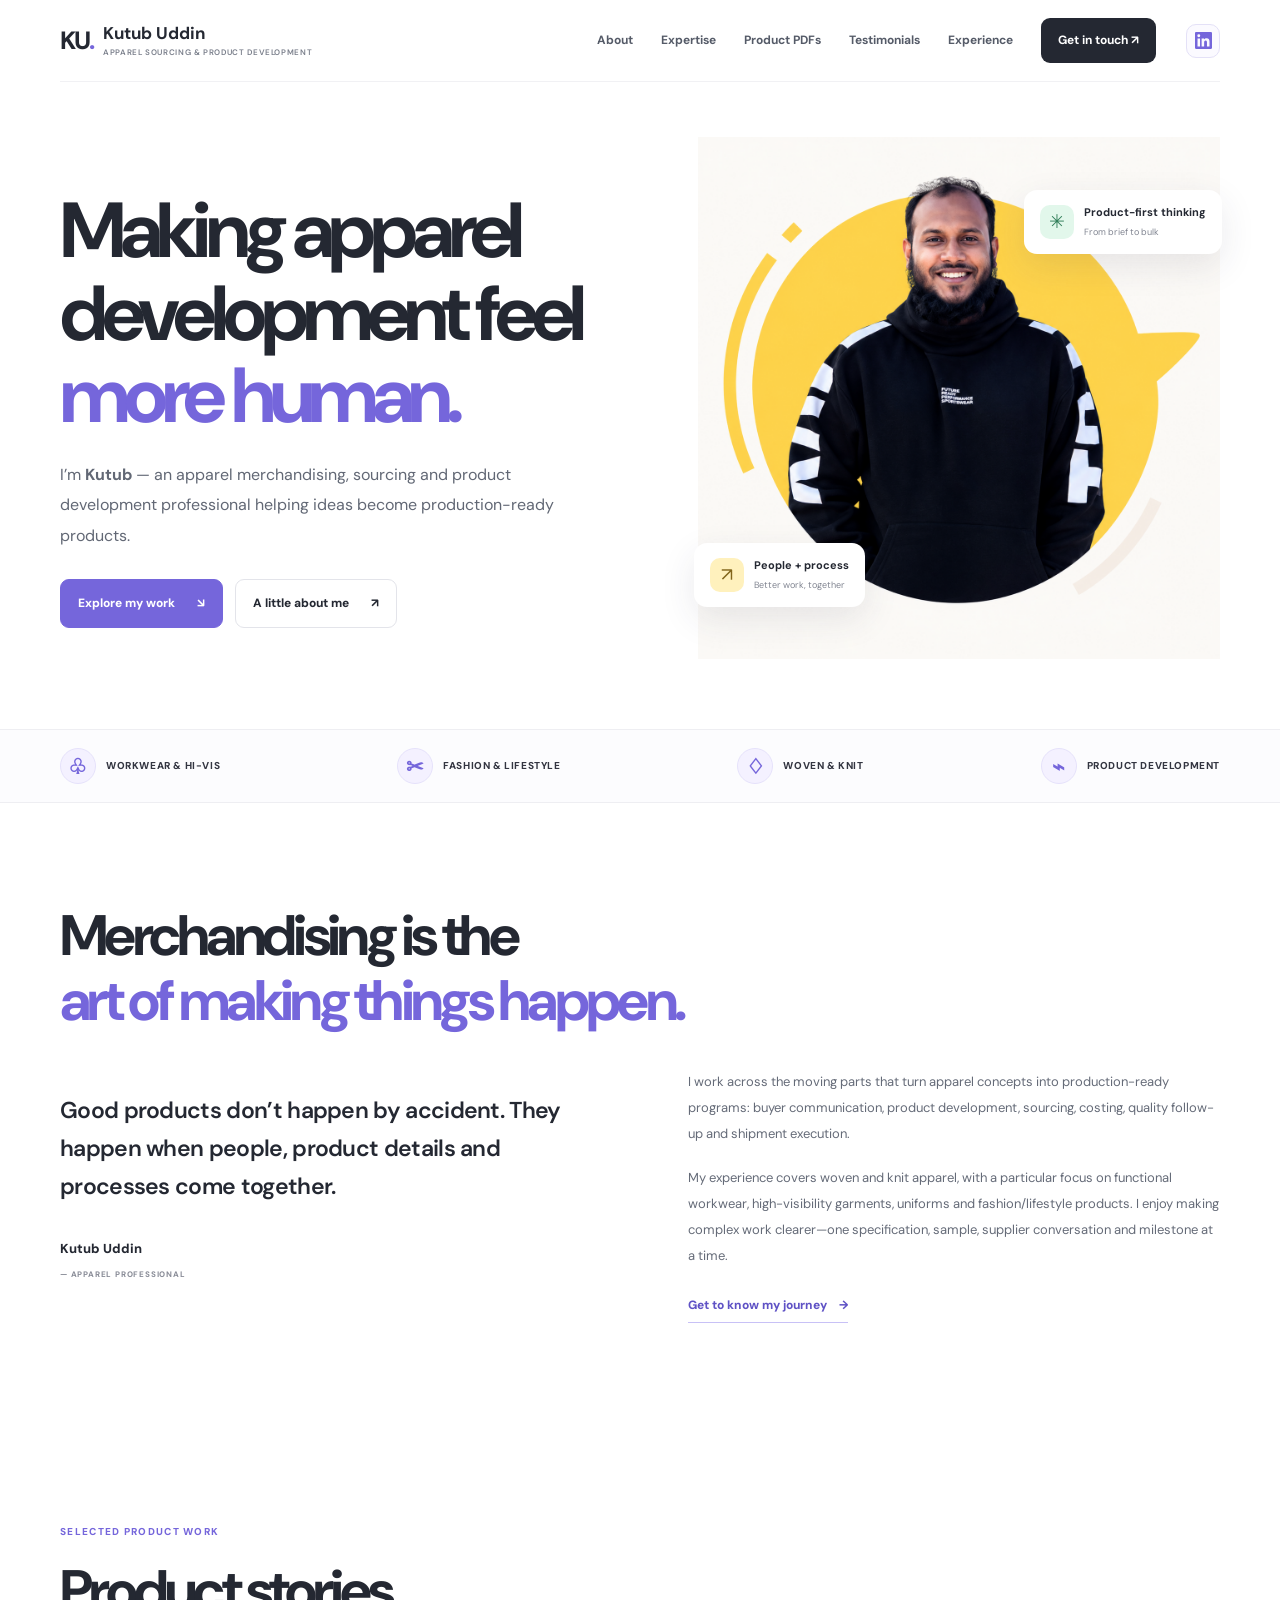
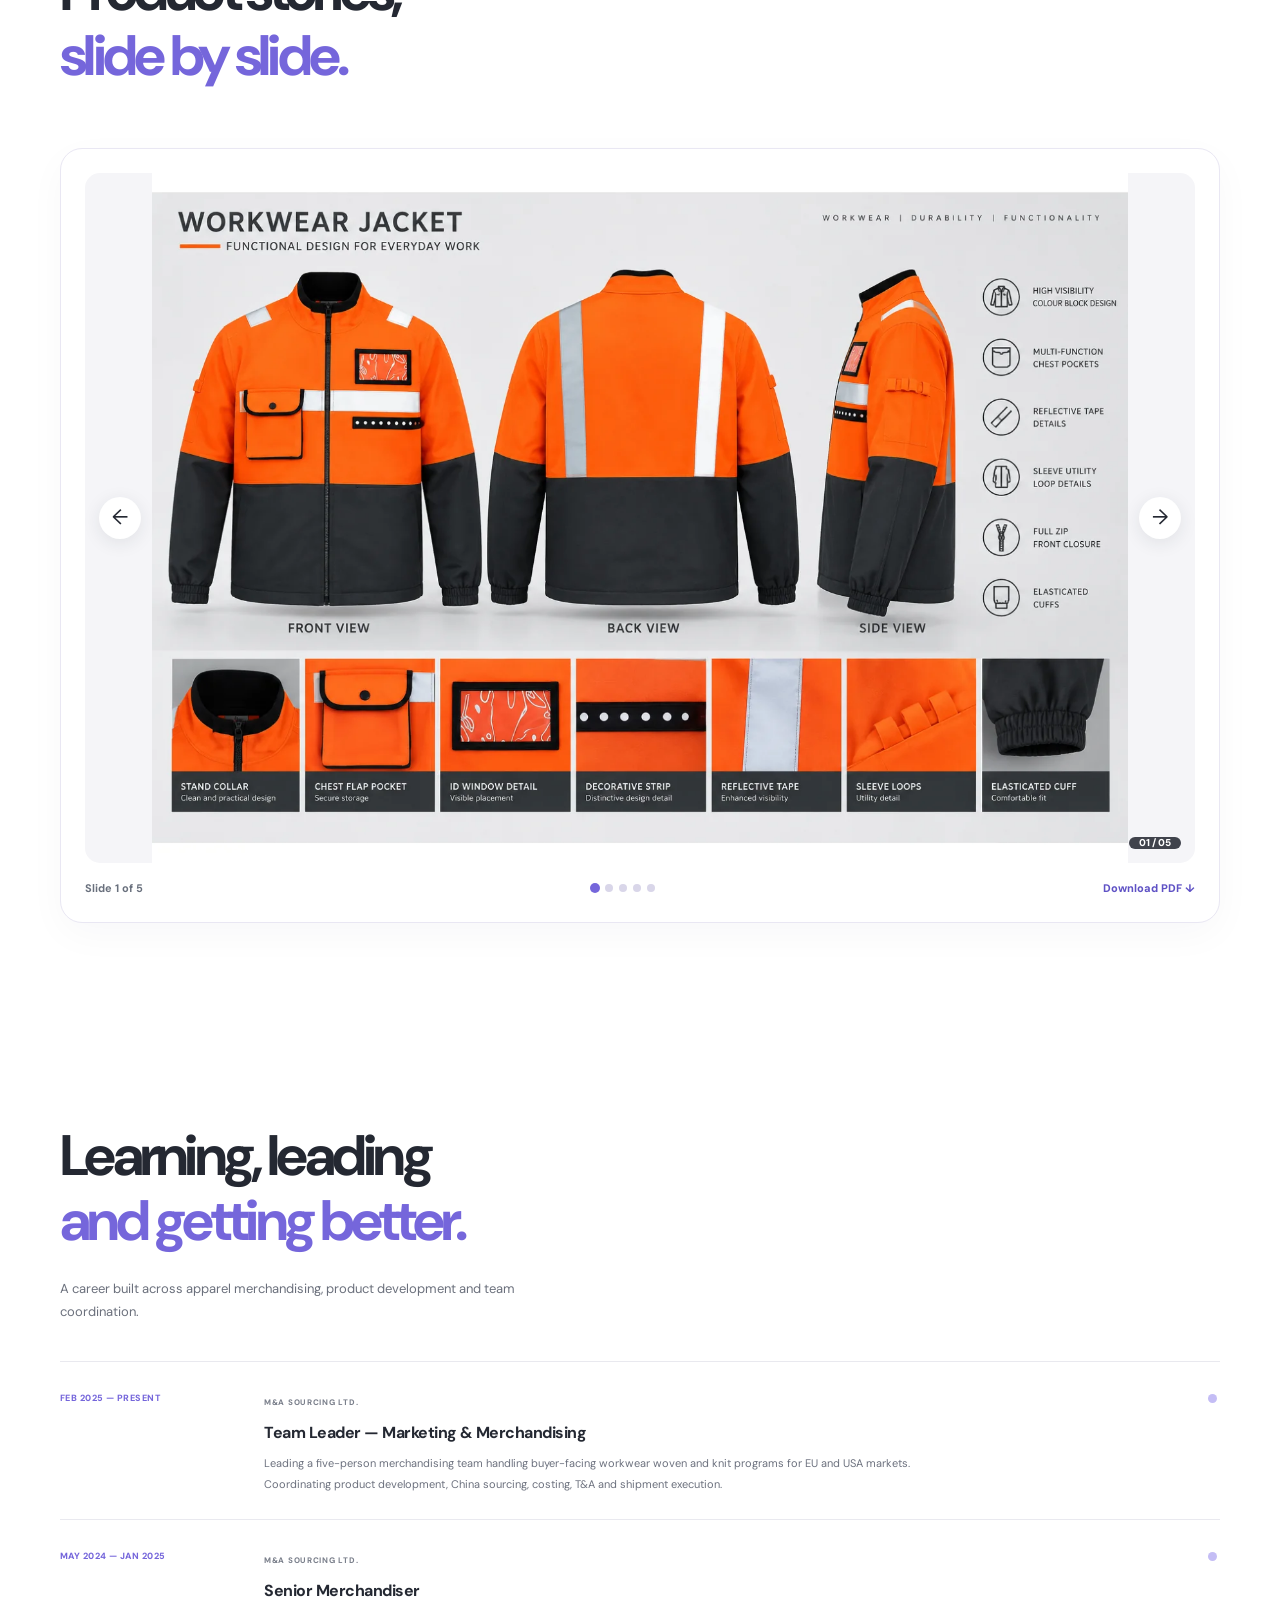
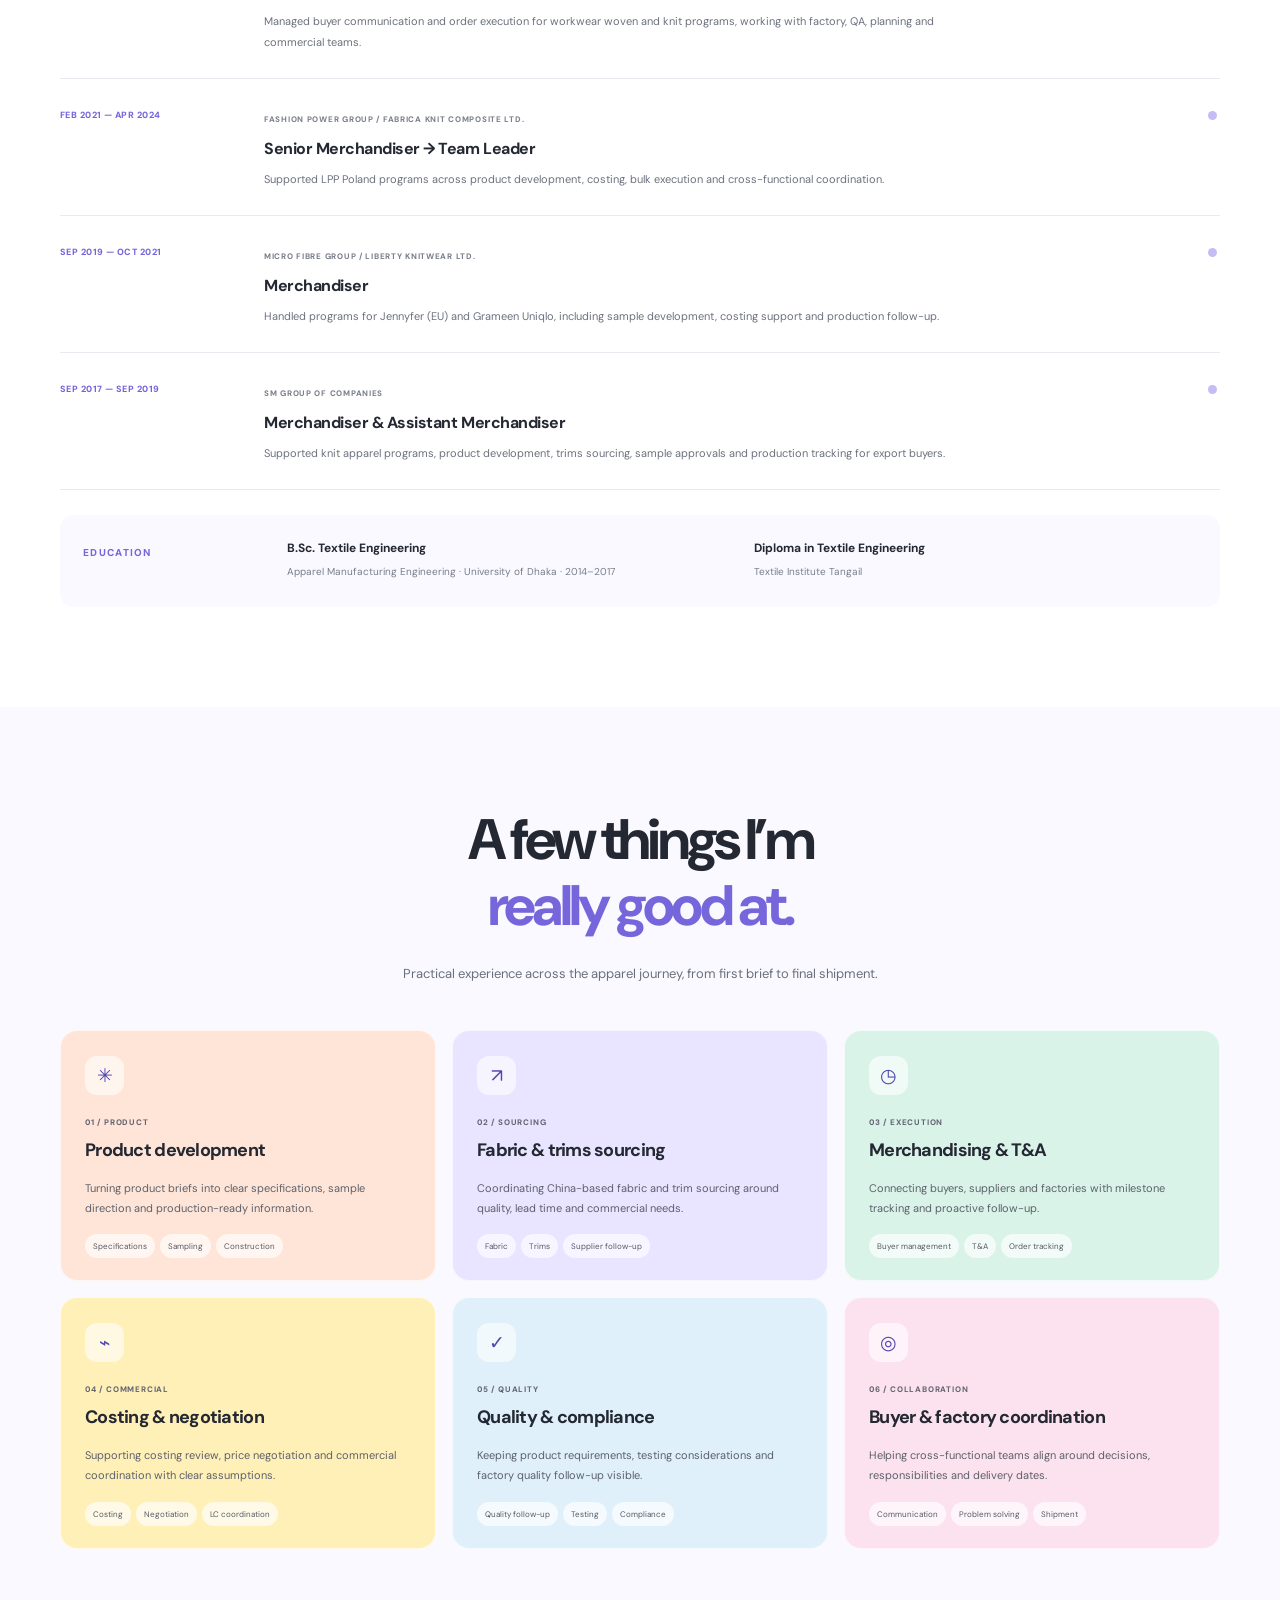
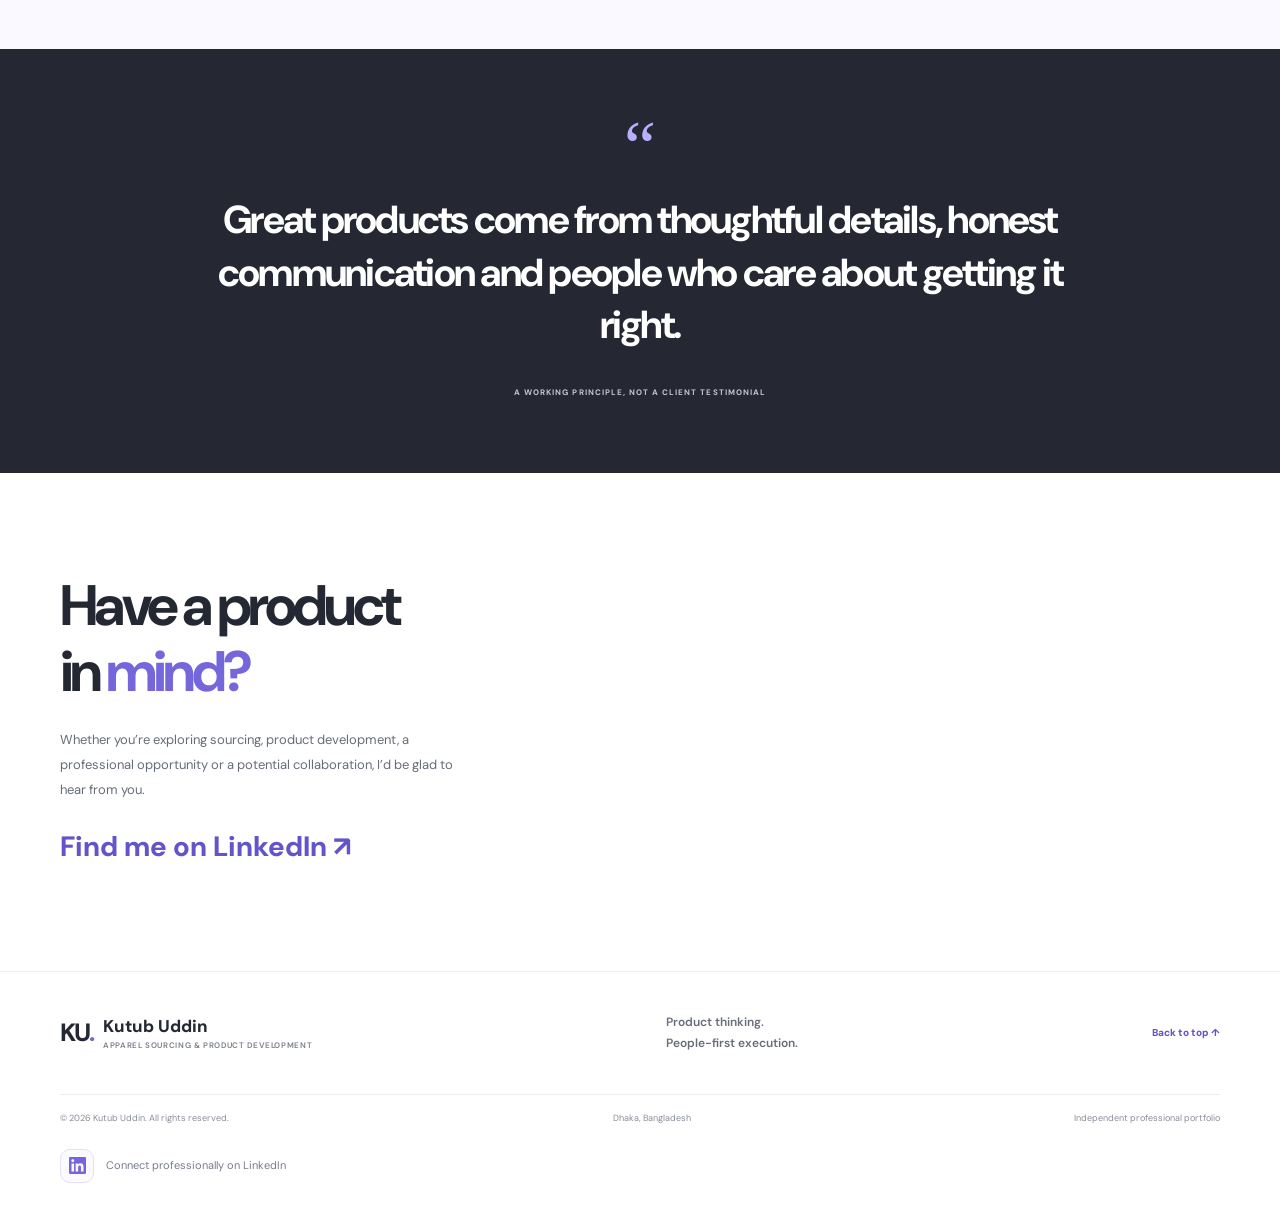
<file: index.html>
<!doctype html>
<html lang="en">
    <head>
        <meta charset="utf-8">
        <meta name="viewport" content="width=device-width,initial-scale=1">
        <title>Kutub Uddin | Apparel Sourcing & Product Development</title>
        <meta name="description" content="Kutub Uddin is an apparel merchandising, sourcing and product development professional focused on workwear, uniforms, woven and knit apparel.">
        <meta name="theme-color" content="#ffffff">
        <meta property="og:title" content="Kutub Uddin | Apparel Sourcing & Product Development">
        <meta property="og:description" content="Product development, sourcing and merchandising—from concept to shipment.">
        <link rel="icon" href="assets/favicon.svg">
        <link rel="preconnect" href="https://fonts.googleapis.com">
        <link href="https://fonts.googleapis.com/css2?family=DM+Sans:wght@400;500;600;700;800&family=Manrope:wght@400;500;600;700;800&display=swap" rel="stylesheet">
        <link rel="stylesheet" href="styles.css">
    </head>
    <body>
        <a class="skip" href="#main">Skip to content</a>
        <header class="header">
            <a class="brand" href="#home"><span class="mark">KU<span>.</span></span><span class="brandname"><b>Kutub Uddin</b><small>APPAREL SOURCING &amp; PRODUCT DEVELOPMENT</small></span></a>
            <button class="menu" id="menu" aria-expanded="false" aria-controls="nav">☰ Menu</button>
            <nav id="nav">
                <a href="#about">About</a>
                <a href="#expertise">Expertise</a>
                <a href="#presentations">Product PDFs</a>
                <a href="#testimonials">Testimonials</a>
                <a href="#journey">Experience</a>
                <a class="navbutton" href="#contact">Get in touch &#8599;</a>
                <a class="linkedin-icon" href="https://www.linkedin.com/in/muhammad-kutub" target="_blank" rel="noopener noreferrer" aria-label="Kutub Uddin on LinkedIn" title="LinkedIn"><svg viewBox="0 0 24 24" aria-hidden="true">
                        <path d="M20.45 20.45h-3.56v-5.57c0-1.33-.02-3.04-1.85-3.04-1.85 0-2.13 1.45-2.13 2.94v5.67H9.35V9h3.42v1.56h.05c.48-.9 1.64-1.85 3.38-1.85 3.61 0 4.28 2.38 4.28 5.48v6.26ZM5.34 7.43a2.06 2.06 0 1 1 0-4.12 2.06 2.06 0 0 1 0 4.12ZM7.12 20.45H3.56V9h3.56v11.45ZM22.22 0H1.77C.79 0 0 .77 0 1.73v20.54C0 23.23.79 24 1.77 24h20.45c.98 0 1.78-.77 1.78-1.73V1.73C24 .77 23.2 0 22.22 0Z"/>
                    </svg></a>
            </nav>
        </header>
        <main id="main">
            <section class="hero container" id="home">
                <div class="hero-copy">
                    <h1>Making apparel<br>development feel<br><em>more human.</em></h1>
                    <p class="intro">I&rsquo;m <b>Kutub </b>&#8212; an apparel merchandising, sourcing and product development professional helping ideas become production-ready products.</p>
                    <div class="buttons">
                        <a class="button primary" href="#work">Explore my work <span>↘</span></a>
                        <a class="button plain" href="#about">A little about me <span>↗</span></a>
                    </div>
                </div>
                <div class="hero-visual">
                    <div class="blob blob-a"></div>
                    <div class="blob blob-b"></div>
                    <div class="photo-frame">
                        <img src="assets/images/kutub-profile.png" alt="Kutub Uddin, apparel sourcing and merchandising professional">
                    </div>
                    <div class="floating-note note-top">
                        <span class="note-icon">✳</span>
                        <div>
                            <b>Product-first thinking</b>
                            <small>From brief to bulk</small>
                        </div>
                    </div>
                    <div class="floating-note note-bottom">
                        <span class="note-icon yellow">↗</span>
                        <div>
                            <b>People + process</b>
                            <small>Better work, together</small>
                        </div>
                    </div>
                    <div class="scribble">LET’S MAKE<br>GOOD THINGS.
                    </div>
                </div>
            </section>
            <div class="trustbar apparel-strip" aria-label="Apparel expertise">
                <div class="container trustitems">
                    <span class="apparel-item"><span class="apparel-icon" aria-hidden="true">♧</span><span style="font-size: -1px;">Workwear &amp; Hi-Vis</span></span>
                    <span class="apparel-item"><span class="apparel-icon" aria-hidden="true">✂</span><span>Fashion & Lifestyle</span></span>
                    <span class="apparel-item"><span class="apparel-icon" aria-hidden="true">♢</span><span>Woven & Knit</span></span>
                    <span class="apparel-item"><span class="apparel-icon" aria-hidden="true">⌁</span><span>Product Development</span></span>
                </div>
            </div>
            <section class="section container about" id="about">
                <div class="section-head">
                    <h2>Merchandising is the<br><em>art of making things happen.</em></h2>
                </div>
                <div class="about-grid">
                    <div class="about-lead">
                        <p class="large">Good products don’t happen by accident. They happen when people, product details and processes come together.</p>
                        <div class="signature">Kutub Uddin <span>— APPAREL PROFESSIONAL</span>
                        </div>
                    </div>
                    <div class="about-text">
                        <p>I work across the moving parts that turn apparel concepts into production-ready programs: buyer communication, product development, sourcing, costing, quality follow-up and shipment execution.</p>
                        <p>My experience covers woven and knit apparel, with a particular focus on functional workwear, high-visibility garments, uniforms and fashion/lifestyle products. I enjoy making complex work clearer—one specification, sample, supplier conversation and milestone at a time.</p>
                        <a class="underlink" href="#journey">Get to know my journey <span>→</span></a>
                    </div>
                </div>
            </section>
            <section class="section presentation-section" id="presentations">
                <div class="container">
                    <div class="section-head work-head">
                        <div>
                            <span class="eyebrow">SELECTED PRODUCT WORK</span>
                            <h2>Product stories,<br><em>slide by slide.</em></h2>
                        </div>
                    </div>
                    <div class="presentation-grid">
                        <article class="presentation-card" data-deck="workwear">
                            <div class="slide-viewer" aria-label="Workwear collection slideshow">
                                <div class="deck-slide active" data-slide="0" aria-hidden="false">
                                    <img src="assets/images/product-slides/workwear-01.webp" alt="Workwear collection — slide 1" loading="lazy">
                                    <span class="slide-counter">01 / 05</span>
                                </div>
                                <div class="deck-slide" data-slide="1" aria-hidden="true">
                                    <img src="assets/images/product-slides/workwear-02.webp" alt="Workwear collection — slide 2" loading="lazy">
                                    <span class="slide-counter">02 / 05</span>
                                </div>
                                <div class="deck-slide" data-slide="2" aria-hidden="true">
                                    <img src="assets/images/product-slides/workwear-03.webp" alt="Workwear collection — slide 3" loading="lazy">
                                    <span class="slide-counter">03 / 05</span>
                                </div>
                                <div class="deck-slide" data-slide="3" aria-hidden="true">
                                    <img src="assets/images/product-slides/workwear-04.webp" alt="Workwear collection — slide 4" loading="lazy">
                                    <span class="slide-counter">04 / 05</span>
                                </div>
                                <div class="deck-slide" data-slide="4" aria-hidden="true">
                                    <img src="assets/images/product-slides/workwear-05.webp" alt="Workwear collection — slide 5" loading="lazy">
                                    <span class="slide-counter">05 / 05</span>
                                </div>
                                <button class="slide-arrow prev" type="button" data-direction="-1" aria-label="Previous slide">←</button>
                                <button class="slide-arrow next" type="button" data-direction="1" aria-label="Next slide">→</button>
                            </div>
                            <div class="slide-controls">
                                <span class="slide-status" aria-live="polite">Slide 1 of 5</span>
                                <div class="slide-dots">
                                    <button type="button" class="slide-dot active" data-go="0" aria-label="Go to slide 1" aria-pressed="true"></button>
                                    <button type="button" class="slide-dot" data-go="1" aria-label="Go to slide 2" aria-pressed="false"></button>
                                    <button type="button" class="slide-dot" data-go="2" aria-label="Go to slide 3" aria-pressed="false"></button>
                                    <button type="button" class="slide-dot" data-go="3" aria-label="Go to slide 4" aria-pressed="false"></button>
                                    <button type="button" class="slide-dot" data-go="4" aria-label="Go to slide 5" aria-pressed="false"></button>
                                </div>
                                <a class="text-link" href="assets/documents/workwear-product-presentation.pdf" download>Download PDF ↓</a>
                            </div>
                        </article>
                    </div>
                </div>
            </section>
            <section class="section container journey" id="journey">
                <div class="section-head">
                    <h2>Learning, leading<br><em>and getting better.</em></h2>
                    <p>A career built across apparel merchandising, product development and team coordination.</p>
                </div>
                <div class="timeline">
                    <article>
                        <time>FEB 2025 — PRESENT</time>
                        <div>
                            <span class="company">M&A SOURCING LTD.</span>
                            <h3>Team Leader — Marketing & Merchandising</h3>
                            <p>Leading a five-person merchandising team handling buyer-facing workwear woven and knit programs for EU and USA markets. Coordinating product development, China sourcing, costing, T&A and shipment execution.</p>
                        </div>
                        <span class="timeline-dot"></span>
                    </article>
                    <article>
                        <time>MAY 2024 — JAN 2025</time>
                        <div>
                            <span class="company">M&A SOURCING LTD.</span>
                            <h3>Senior Merchandiser</h3>
                            <p>Managed buyer communication and order execution for workwear woven and knit programs, working with factory, QA, planning and commercial teams.</p>
                        </div>
                        <span class="timeline-dot"></span>
                    </article>
                    <article>
                        <time>FEB 2021 — APR 2024</time>
                        <div>
                            <span class="company">FASHION POWER GROUP / FABRICA KNIT COMPOSITE LTD.</span>
                            <h3>Senior Merchandiser → Team Leader</h3>
                            <p>Supported LPP Poland programs across product development, costing, bulk execution and cross-functional coordination.</p>
                        </div>
                        <span class="timeline-dot"></span>
                    </article>
                    <article>
                        <time>SEP 2019 — OCT 2021</time>
                        <div>
                            <span class="company">MICRO FIBRE GROUP / LIBERTY KNITWEAR LTD.</span>
                            <h3>Merchandiser</h3>
                            <p>Handled programs for Jennyfer (EU) and Grameen Uniqlo, including sample development, costing support and production follow-up.</p>
                        </div>
                        <span class="timeline-dot"></span>
                    </article>
                    <article>
                        <time>SEP 2017 — SEP 2019</time>
                        <div>
                            <span class="company">SM GROUP OF COMPANIES</span>
                            <h3>Merchandiser & Assistant Merchandiser</h3>
                            <p>Supported knit apparel programs, product development, trims sourcing, sample approvals and production tracking for export buyers.</p>
                        </div>
                        <span class="timeline-dot"></span>
                    </article>
                </div>
                <div class="education">
                    <span class="eyebrow">EDUCATION</span>
                    <div>
                        <h3>B.Sc. Textile Engineering</h3>
                        <p>Apparel Manufacturing Engineering · University of Dhaka · 2014–2017</p>
                    </div>
                    <div>
                        <h3>Diploma in Textile Engineering</h3>
                        <p>Textile Institute Tangail</p>
                    </div>
                </div>
            </section>
            <section class="section soft" id="expertise">
                <div class="container">
                    <div class="section-head center">
                        <h2>A few things I’m<br><em>really good at.</em></h2>
                        <p>Practical experience across the apparel journey, from first brief to final shipment.</p>
                    </div>
                    <div class="skill-grid">
                        <article class="skill-card peach">
                            <span class="card-icon">✳</span>
                            <small>01 / PRODUCT</small>
                            <h3>Product development</h3>
                            <p>Turning product briefs into clear specifications, sample direction and production-ready information.</p>
                            <div class="tags">
                                <span>Specifications</span>
                                <span>Sampling</span>
                                <span>Construction</span>
                            </div>
                        </article>
                        <article class="skill-card lavender">
                            <span class="card-icon">↗</span>
                            <small>02 / SOURCING</small>
                            <h3>Fabric & trims sourcing</h3>
                            <p>Coordinating China-based fabric and trim sourcing around quality, lead time and commercial needs.</p>
                            <div class="tags">
                                <span>Fabric</span>
                                <span>Trims</span>
                                <span>Supplier follow-up</span>
                            </div>
                        </article>
                        <article class="skill-card mint">
                            <span class="card-icon">◷</span>
                            <small>03 / EXECUTION</small>
                            <h3>Merchandising & T&A</h3>
                            <p>Connecting buyers, suppliers and factories with milestone tracking and proactive follow-up.</p>
                            <div class="tags">
                                <span>Buyer management</span>
                                <span>T&A</span>
                                <span>Order tracking</span>
                            </div>
                        </article>
                        <article class="skill-card butter">
                            <span class="card-icon">⌁</span>
                            <small>04 / COMMERCIAL</small>
                            <h3>Costing & negotiation</h3>
                            <p>Supporting costing review, price negotiation and commercial coordination with clear assumptions.</p>
                            <div class="tags">
                                <span>Costing</span>
                                <span>Negotiation</span>
                                <span>LC coordination</span>
                            </div>
                        </article>
                        <article class="skill-card blue">
                            <span class="card-icon">✓</span>
                            <small>05 / QUALITY</small>
                            <h3>Quality & compliance</h3>
                            <p>Keeping product requirements, testing considerations and factory quality follow-up visible.</p>
                            <div class="tags">
                                <span>Quality follow-up</span>
                                <span>Testing</span>
                                <span>Compliance</span>
                            </div>
                        </article>
                        <article class="skill-card pink">
                            <span class="card-icon">◎</span>
                            <small>06 / COLLABORATION</small>
                            <h3>Buyer & factory coordination</h3>
                            <p>Helping cross-functional teams align around decisions, responsibilities and delivery dates.</p>
                            <div class="tags">
                                <span>Communication</span>
                                <span>Problem solving</span>
                                <span>Shipment</span>
                            </div>
                        </article>
                    </div>
                </div>
            </section>
            <section class="quote-section">
                <div class="container quote-inner">
                    <span class="quote-mark">“</span>
                    <blockquote>Great products come from thoughtful details, honest communication and people who care about getting it right.</blockquote>
                    <span class="quote-by">A WORKING PRINCIPLE, NOT A CLIENT TESTIMONIAL</span>
                </div>
            </section>
            <section class="section container contact" id="contact">
                <div class="contact-copy">
                    <h2>Have a product<br>in <em>mind?</em></h2>
                    <p>Whether you’re exploring sourcing, product development, a professional opportunity or a potential collaboration, I’d be glad to hear from you.</p>
                    
                    <a class="contact-email" href="https://www.linkedin.com/in/muhammad-kutub" target="_blank" rel="noopener noreferrer">Find me on LinkedIn ↗</a>
                </div>

            </section>
        </main>
        <footer>
            <div class="container footer-top">
                <a class="brand" href="#home"><span class="mark">KU<span>.</span></span><span class="brandname">Kutub Uddin<small>APPAREL SOURCING & PRODUCT DEVELOPMENT</small></span></a>
                <p>Product thinking.<br>People-first execution.</p>
                <a class="backtop" href="#home">Back to top ↑</a>
            </div>
            <div class="container footer-bottom">
                <span>© 2026 Kutub Uddin. All rights reserved.</span>
                <span>Dhaka, Bangladesh</span>
                <span>Independent professional portfolio</span>
            </div>
            <div class="container footer-social">
                <a class="linkedin-icon" href="https://www.linkedin.com/in/muhammad-kutub" target="_blank" rel="noopener noreferrer" aria-label="Kutub Uddin on LinkedIn" title="LinkedIn"><svg viewBox="0 0 24 24" aria-hidden="true">
                        <path d="M20.45 20.45h-3.56v-5.57c0-1.33-.02-3.04-1.85-3.04-1.85 0-2.13 1.45-2.13 2.94v5.67H9.35V9h3.42v1.56h.05c.48-.9 1.64-1.85 3.38-1.85 3.61 0 4.28 2.38 4.28 5.48v6.26ZM5.34 7.43a2.06 2.06 0 1 1 0-4.12 2.06 2.06 0 0 1 0 4.12ZM7.12 20.45H3.56V9h3.56v11.45ZM22.22 0H1.77C.79 0 0 .77 0 1.73v20.54C0 23.23.79 24 1.77 24h20.45c.98 0 1.78-.77 1.78-1.73V1.73C24 .77 23.2 0 22.22 0Z"/>
                    </svg></a>
                <span>Connect professionally on LinkedIn</span>
            </div>
        </footer>
        <dialog id="projectdialog">
            <button id="closeDialog" aria-label="Close project details">×</button>
            <span class="eyebrow">PORTFOLIO / VISUAL STUDY</span>
            <h2 id="dialogTitle"></h2>
            <p id="dialogDesc"></p>
            <p class="fineprint">Illustrative portfolio category—not a claim of client approval, certification or production results.</p>
        </dialog>
        <script src="script.js"></script>
    </body>
</html>
</file>
<file: styles.css>
* {
    box-sizing: border-box;
}

html {
    scroll-behavior: smooth;
    scroll-padding-top: 90px;
}

body {
    margin: 0;
    color: #242832;
    background: #fff;
    font: 15px/1.75 "DM Sans",Arial,sans-serif;
}

:root {
    --ink: #242832;
    --muted: #69707d;
    --purple: #7566db;
    --pink: #f6dce6;
    --mint: #d9f3e8;
    --yellow: #fff0b8;
    --lav: #e9e4ff;
    --peach: #ffe5d7;
    --line: #e9e9ef;
    --container: min(1160px,calc(100% - 48px));
}

a {
    color: inherit;
    text-decoration: none;
}

button,
input,
select,
textarea {
    font: inherit;
}

button {
    cursor: pointer;
}

.container {
    width: var(--container);
    margin: auto;
}

.skip {
    position: fixed;
    top: 8px;
    left: 8px;
    z-index: 1000;
    transform: translateY(-150%);
    background: #222;
    color: #fff;
    padding: 10px;
}

.skip:focus {
    transform: none;
}

:focus-visible {
    outline: 3px solid #7566db;
    outline-offset: 4px;
}

.header {
    height: 82px;
    display: flex;
    align-items: center;
    justify-content: space-between;
    width: var(--container);
    margin: auto;
    border-bottom: 1px solid #f1f1f4;
}

.brand {
    display: flex;
    align-items: center;
    gap: 10px;
}

.mark {
    font-size: 25px;
    letter-spacing: -2px;
    font-weight: 800;
}

.mark span {
    color: var(--purple);
}

.brandname {
    font-size: 17px;
    font-weight: 800;
    line-height: 1.2;
}

.brandname small {
    display: block;
    font-size: 8px;
    color: #7a7f8b;
    letter-spacing: .08em;
    margin-top: 5px;
    font-weight: 600;
}

nav {
    display: flex;
    align-items: center;
    gap: 28px;
}

nav a {
    font-size: 12px;
    font-weight: 700;
    color: #555b68;
}

nav a:hover {
    color: var(--purple);
}

.navbutton {
    background: #242832;
    color: white;
    padding: 12px 17px;
    border-radius: 9px;
}

.navbutton:hover {
    background: var(--purple);
    color: white;
}

.menu {
    display: none;
    background: none;
    border: 0;
    font-size: 12px;
    font-weight: 700;
}

.hero {
    min-height: 600px;
    display: grid;
    grid-template-columns: 1fr .88fr;
    align-items: center;
    gap: 45px;
    padding-top: 55px;
    padding-bottom: 70px;
}

.pill {
    display: inline-flex;
    align-items: center;
    gap: 8px;
    border: 1px solid #e8e5f7;
    border-radius: 99px;
    padding: 7px 12px;
    font-size: 9px;
    letter-spacing: .07em;
    font-weight: 800;
    color: #55516f;
    background: #fbfaff;
}

.pill i {
    width: 7px;
    height: 7px;
    background: #53b98b;
    border-radius: 50%;
}

.hero h1 {
    font-size: clamp(46px,6.3vw,78px);
    line-height: 1.06;
    letter-spacing: -.075em;
    margin: 22px 0;
}

.hero h1 em,
h2 em {
    font-style: normal;
    color: var(--purple);
}

.intro {
    font-size: 16px;
    color: #626875;
    max-width: 500px;
    line-height: 1.9;
}

.buttons {
    display: flex;
    gap: 12px;
    align-items: center;
    flex-wrap: wrap;
    margin-top: 28px;
}

.button {
    display: inline-flex;
    align-items: center;
    justify-content: center;
    gap: 22px;
    padding: 13px 17px;
    border-radius: 9px;
    font-size: 12px;
    font-weight: 800;
    border: 1px solid #e3e4ea;
    transition: transform .2s,box-shadow .2s;
}

.button:hover {
    transform: translateY(-2px);
    box-shadow: 0 8px 22px #292d3a12;
}

.primary {
    background: #7566db;
    color: white;
    border-color: #7566db;
}

.plain {
    background: #fff;
}

.hero-note {
    display: flex;
    gap: 22px;
    flex-wrap: wrap;
    margin-top: 43px;
    color: #7c8290;
    font-size: 9px;
    letter-spacing: .07em;
    font-weight: 800;
}

.hero-visual {
    height: auto;
    min-height: 450px;
    position: relative;
    display: grid;
    place-items: center;
}

.photo-frame {
    position: relative;
    z-index: 2;
    width: 100%;
    height: auto;
    padding: 0;
    border-radius: 0;
    background: transparent;
    box-shadow: none;
    transform: none;
    line-height: 0;
}

.photo-frame img {
    display: block;
    width: 100%;
    height: auto;
    object-fit: contain;
    object-position: center;
    border-radius: 0;
}

.blob {
    display: none;
    position: absolute;
    border-radius: 45% 55% 58% 42%/48% 44% 56% 52%;
}

.blob-a {
    background: #f7dfe8;
    width: 82%;
    height: 80%;
    transform: rotate(-9deg);
}

.blob-b {
    background: #e3e0ff;
    width: 72%;
    height: 75%;
    transform: rotate(16deg);
    opacity: .9;
}

.floating-note {
    display: none;
    position: absolute;
    z-index: 3;
    display: flex;
    align-items: center;
    gap: 10px;
    padding: 13px 16px;
    background: #fff;
    border-radius: 13px;
    box-shadow: 0 12px 35px #34334a1a;
}

.note-top {
    top: 53px;
    right: -2px;
}

.note-bottom {
    bottom: 52px;
    left: -4px;
}

.note-icon {
    width: 34px;
    height: 34px;
    display: grid;
    place-items: center;
    background: #e2f7eb;
    border-radius: 10px;
    font-size: 19px;
    color: #327f5a;
}

.note-icon.yellow {
    background: #fff1bd;
    color: #82651b;
}

.floating-note b {
    font-size: 11px;
    display: block;
}

.floating-note small {
    font-size: 9px;
    color: #818591;
    display: block;
    margin-top: 3px;
}

.scribble {
    display: none;
    position: absolute;
    right: -4px;
    bottom: 12px;
    color: #7566db;
    font-size: 10px;
    line-height: 1.4;
    font-weight: 800;
    letter-spacing: .09em;
    transform: rotate(-7deg);
}

.trustbar {
    border-block: 1px solid #eeeef2;
    background: #fcfcfe;
}

.trustitems {
    min-height: 72px;
    display: flex;
    align-items: center;
    justify-content: space-between;
    gap: 18px;
    color: #777d89;
    font-size: 9px;
    letter-spacing: .09em;
    font-weight: 800;
}

.trustitems b {
    color: #a49ae8;
    font-size: 17px;
}

.section {
    padding-top: 100px;
    padding-bottom: 100px;
}

.section-head {
    margin-bottom: 35px;
}

.eyebrow {
    display: block;
    font-size: 10px;
    font-weight: 800;
    letter-spacing: .13em;
    color: #7566db;
    margin-bottom: 17px;
}

.section h2,
.feature h2,
.contact h2 {
    font-size: clamp(36px,4.8vw,57px);
    line-height: 1.15;
    letter-spacing: -.065em;
    margin: 0 0 24px;
}

.about-grid {
    display: grid;
    grid-template-columns: 1fr 1fr;
    gap: 95px;
}

.large {
    font-size: 23px;
    line-height: 1.65;
    letter-spacing: -.03em;
    font-weight: 600;
}

.signature {
    margin-top: 32px;
    font-weight: 800;
    font-size: 13px;
}

.signature span {
    display: block;
    font-size: 8px;
    letter-spacing: .1em;
    color: #8a8d98;
    margin-top: 6px;
}

.about-text p {
    color: #656b78;
    font-size: 13px;
    line-height: 2;
    margin: 0 0 18px;
}

.underlink {
    display: inline-flex;
    gap: 12px;
    margin-top: 8px;
    font-size: 12px;
    font-weight: 800;
    border-bottom: 1px solid #c8c1f6;
    padding-bottom: 6px;
    color: #5f52c5;
}

.soft {
    background: #faf9ff;
}

.center {
    text-align: center;
}

.center>p {
    font-size: 13px;
    color: var(--muted);
    margin: 0 auto;
    max-width: 500px;
}

.skill-grid {
    display: grid;
    grid-template-columns: repeat(3,1fr);
    gap: 16px;
    margin-top: 45px;
}

.skill-card {
    border-radius: 17px;
    padding: 25px 24px 22px;
    min-height: 250px;
    border: 1px solid #ffffffaa;
    transition: transform .2s;
}

.skill-card:hover {
    transform: translateY(-4px);
}

.peach {
    background: var(--peach);
}

.lavender {
    background: var(--lav);
}

.mint {
    background: var(--mint);
}

.butter {
    background: var(--yellow);
}

.blue {
    background: #dff0fb;
}

.pink {
    background: #fbe2ee;
}

.card-icon {
    width: 39px;
    height: 39px;
    display: grid;
    place-items: center;
    background: #ffffff9c;
    border-radius: 12px;
    font-size: 19px;
    color: #5045ad;
}

.skill-card>small {
    display: block;
    font-size: 8px;
    letter-spacing: .1em;
    color: #646572;
    font-weight: 800;
    margin-top: 20px;
}

.skill-card h3 {
    font-size: 18px;
    letter-spacing: -.04em;
    margin: 6px 0;
}

.skill-card p {
    font-size: 11px;
    line-height: 1.85;
    color: #5d606b;
}

.tags {
    display: flex;
    flex-wrap: wrap;
    gap: 5px;
    margin-top: 16px;
}

.tags span {
    font-size: 8px;
    padding: 5px 8px;
    background: #ffffffa8;
    border-radius: 99px;
    color: #555a66;
}

.work-head {
    display: flex;
    align-items: end;
    justify-content: space-between;
    gap: 40px;
}

.work-head p {
    max-width: 350px;
    color: #6b707c;
    font-size: 12px;
    line-height: 1.9;
    margin-bottom: 28px;
}

.filters {
    display: flex;
    gap: 8px;
    flex-wrap: wrap;
    margin: 28px 0;
}

.filter {
    border: 1px solid #e4e4ed;
    background: white;
    border-radius: 99px;
    padding: 9px 15px;
    font-size: 10px;
    font-weight: 700;
    color: #646977;
}

.filter.active,
.filter:hover {
    background: #242832;
    color: white;
    border-color: #242832;
}

.work-grid {
    display: grid;
    grid-template-columns: 1fr 1fr;
    gap: 28px;
}

.work-card {
    cursor: pointer;
    outline: none;
}

.work-card[hidden] {
    display: none;
}

.work-art {
    height: 330px;
    position: relative;
    overflow: hidden;
    border-radius: 17px;
    display: flex;
    align-items: center;
    justify-content: center;
}

.work-card:first-child .work-art {
    height: 370px;
}

.art-label {
    position: absolute;
    top: 18px;
    left: 20px;
    z-index: 2;
    font-size: 8px;
    font-weight: 800;
    letter-spacing: .12em;
    color: #555b66;
}

.art-word {
    position: absolute;
    bottom: 20px;
    left: 22px;
    z-index: 2;
    font-size: clamp(17px,2.5vw,29px);
    font-weight: 800;
    letter-spacing: -.06em;
    line-height: 1.03;
    color: #30323c;
}

.art-jacket {
    background: #f9e0d4;
}

.jacket-shape {
    width: 180px;
    height: 220px;
    background: linear-gradient(90deg,#e6782d,#ffad58 45%,#e8792b);
    clip-path: polygon(27% 0,43% 5%,57% 5%,73% 0,100% 18%,84% 45%,74% 36%,78% 100%,22% 100%,26% 36%,16% 45%,0 18%);
    filter: drop-shadow(0 18px 16px #77421e22);
    transform: rotate(5deg);
}

.jacket-shape:after {
    content: "";
    position: absolute;
    top: 0;
    bottom: 0;
    left: 49%;
    width: 4px;
    background: #d56c2b;
}

.art-trouser {
    background: #dfe0ff;
}

.trouser-shape {
    width: 185px;
    height: 245px;
    background: linear-gradient(90deg,#343947,#505565 48%,#292f3c);
    clip-path: polygon(5% 0,95% 0,89% 22%,74% 100%,53% 100%,49% 36%,42% 100%,18% 100%,10% 22%);
    transform: rotate(-3deg);
}

.art-vest {
    background: #e6f4ce;
}

.vest-shape {
    width: 200px;
    height: 230px;
    background: #d6ef4a;
    clip-path: polygon(28% 0,43% 0,50% 12%,57% 0,72% 0,100% 22%,83% 43%,74% 34%,77% 100%,23% 100%,26% 34%,17% 43%,0 22%);
    filter: drop-shadow(0 14px 15px #5b682322);
}

.vest-shape:after {
    content: "";
    position: absolute;
    top: 43%;
    height: 10%;
    left: 0;
    right: 0;
    background: #fff5d5;
}

.art-uniform {
    background: #dcecf8;
}

.shirt-shape {
    width: 195px;
    height: 225px;
    background: linear-gradient(90deg,#3a526d,#5e7897 50%,#314966);
    clip-path: polygon(26% 0,42% 5%,58% 5%,74% 0,100% 18%,86% 45%,76% 37%,80% 100%,20% 100%,24% 37%,14% 45%,0 18%);
    transform: rotate(4deg);
}

.shirt-shape:before {
    content: "";
    position: absolute;
    top: 0;
    left: 0;
    right: 0;
    height: 12%;
    background: #f2d6a6;
}

.art-details {
    background: #f7e7b6;
}

.detail-grid {
    width: 58%;
    height: 57%;
    display: grid;
    grid-template-columns: 1fr 1fr;
    gap: 9px;
    transform: rotate(-6deg);
}

.detail-grid i {
    border: 1px solid #8f8263;
    background: linear-gradient(135deg,#ffffff88,#e7d28b);
}

.art-concept {
    background: #d8f0e8;
}

.concept-orbit {
    width: 190px;
    height: 190px;
    border: 2px solid #5c9c8b;
    border-radius: 50%;
    position: relative;
}

.concept-orbit:before,
.concept-orbit:after {
    content: "";
    position: absolute;
    inset: 20px;
    border: 1px dashed #5c9c8b;
    border-radius: 50%;
    transform: scaleX(.45) rotate(40deg);
}

.concept-orbit:after {
    transform: scaleX(.45) rotate(-40deg);
}

.work-meta {
    display: flex;
    align-items: center;
    justify-content: space-between;
    padding: 14px 3px 0;
}

.work-meta h3 {
    font-size: 15px;
    margin: 0;
    letter-spacing: -.03em;
}

.work-meta p {
    font-size: 10px;
    color: #7a7f8b;
    margin: 3px 0 0;
}

.arrow {
    width: 35px;
    height: 35px;
    border: 1px solid #e7e7ef;
    border-radius: 50%;
    display: grid;
    place-items: center;
    font-size: 17px;
}

.work-card:hover .arrow {
    background: #7566db;
    color: white;
    border-color: #7566db;
}

.fineprint {
    font-size: 9px;
    color: #878b95;
    margin-top: 28px;
}

.feature {
    background: #f7f5ff;
    padding: 80px 0;
}

.feature-grid {
    display: grid;
    grid-template-columns: 1fr 1fr;
    gap: 85px;
    align-items: center;
}

.feature-art {
    height: 430px;
    border-radius: 24px;
    background: #e1ddff;
    position: relative;
    overflow: hidden;
    display: grid;
    place-items: center;
}

.feature-art:before,
.feature-art:after {
    content: "";
    position: absolute;
    border: 1px solid #9a8fe7;
    border-radius: 50%;
    width: 310px;
    height: 310px;
}

.feature-art:after {
    width: 220px;
    height: 220px;
}

.feature-art>.eyebrow {
    position: absolute;
    top: 25px;
    left: 27px;
}

.big-star {
    font-size: 160px;
    color: #7566db;
    z-index: 1;
    line-height: 1;
    animation: spin 50s linear infinite;
}

.feature-caption {
    position: absolute;
    bottom: 25px;
    left: 27px;
    font-size: 10px;
    font-weight: 800;
    letter-spacing: .08em;
    line-height: 1.5;
}

.feature-copy>p {
    font-size: 13px;
    line-height: 2;
    color: #646a77;
}

.process-list {
    margin-top: 25px;
}

.process-list>div {
    display: flex;
    gap: 16px;
    padding: 15px 0;
    border-bottom: 1px solid #e4e1f1;
}

.process-list b {
    font-size: 10px;
    color: #7566db;
    padding-top: 2px;
}

.process-list strong {
    display: block;
    font-size: 12px;
}

.process-list small {
    display: block;
    font-size: 10px;
    color: #777d89;
    margin-top: 4px;
}

.journey>.section-head>p {
    font-size: 13px;
    color: #6b707c;
    max-width: 500px;
}

.timeline {
    border-top: 1px solid var(--line);
    margin-top: 38px;
    position: relative;
}

.timeline article {
    display: grid;
    grid-template-columns: 180px 1fr 12px;
    gap: 24px;
    padding: 25px 0;
    border-bottom: 1px solid var(--line);
    align-items: start;
}

.timeline time {
    font-size: 9px;
    letter-spacing: .05em;
    font-weight: 800;
    color: #7566db;
    padding-top: 4px;
}

.company {
    font-size: 8px;
    font-weight: 800;
    letter-spacing: .09em;
    color: #7a7f8b;
}

.timeline h3 {
    font-size: 16px;
    letter-spacing: -.03em;
    margin: 5px 0;
}

.timeline p {
    font-size: 11px;
    color: #6c717e;
    line-height: 1.9;
    margin: 6px 0 0;
    max-width: 700px;
}

.timeline-dot {
    width: 9px;
    height: 9px;
    background: #c4bdf5;
    border-radius: 50%;
    margin-top: 7px;
}

.education {
    display: grid;
    grid-template-columns: 180px 1fr 1fr;
    gap: 24px;
    background: #faf9ff;
    border-radius: 14px;
    padding: 23px;
    margin-top: 25px;
}

.education .eyebrow {
    margin: 6px 0;
}

.education h3 {
    font-size: 12px;
    margin: 0;
}

.education p {
    font-size: 10px;
    color: #777d89;
    margin: 4px 0;
}

.quote-section {
    background: #252833;
    color: white;
    padding: 70px 0;
}

.quote-inner {
    max-width: 850px;
    text-align: center;
}

.quote-mark {
    font-family: Georgia,serif;
    color: #b9afff;
    font-size: 72px;
    line-height: .8;
}

.quote-inner blockquote {
    font-size: clamp(24px,4vw,39px);
    line-height: 1.35;
    letter-spacing: -.045em;
    margin: 15px 0 25px;
    font-weight: 700;
}

.quote-by {
    font-size: 8px;
    letter-spacing: .13em;
    color: #c0c2cd;
    font-weight: 800;
}

.contact {
    display: grid;
    grid-template-columns: 1fr .8fr;
    gap: 90px;
    align-items: start;
}

.contact-copy>p {
    font-size: 13px;
    color: #666c78;
    max-width: 410px;
    line-height: 1.9;
}

.contact-email {
    display: block;
    font-size: 28px;
    font-weight: 800;
    margin-top: 20px;
    color: #6354ca;
}

.contact-location {
    font-size: 10px;
    color: #858a96;
    margin-top: 25px;
}

.contact form {
    border: 1px solid #e9e8f0;
    border-radius: 16px;
    padding: 27px;
    box-shadow: 0 15px 50px #35345c0a;
}

.contact form h3 {
    font-size: 20px;
    letter-spacing: -.04em;
    margin: 0;
}

.contact form>p {
    font-size: 10px;
    color: #777d89;
}

.contact form label {
    display: block;
    font-size: 10px;
    font-weight: 800;
    margin: 14px 0 6px;
}

.contact input,
.contact select,
.contact textarea {
    width: 100%;
    border: 1px solid #e4e5ec;
    border-radius: 8px;
    padding: 11px;
    background: #fff;
    font-size: 11px;
    color: #242832;
}

.contact input:focus,
.contact select:focus,
.contact textarea:focus {
    outline: 2px solid #c5bef7;
    border-color: #7566db;
}

.contact textarea {
    resize: vertical;
}

.submit {
    width: 100%;
    margin-top: 17px;
}

.contact #status {
    font-size: 10px;
    color: #5f52c5;
}

footer {
    border-top: 1px solid #eeeef2;
}

.footer-top {
    display: flex;
    align-items: center;
    justify-content: space-between;
    padding: 28px 0;
}

.footer-top>p {
    font-size: 12px;
    font-weight: 600;
    color: #686d7a;
}

.backtop {
    font-size: 10px;
    font-weight: 800;
    color: #6254c7;
}

.footer-bottom {
    border-top: 1px solid #eeeef2;
    display: flex;
    justify-content: space-between;
    gap: 14px;
    padding: 16px 0 22px;
    font-size: 9px;
    color: #888d98;
}

dialog {
    width: min(560px,calc(100% - 30px));
    border: 0;
    border-radius: 18px;
    padding: 35px;
    color: #242832;
    box-shadow: 0 20px 100px #15152c40;
}

dialog::backdrop {
    background: #2528338a;
    backdrop-filter: blur(4px);
}

#closeDialog {
    position: absolute;
    right: 14px;
    top: 8px;
    border: 0;
    background: none;
    font-size: 28px;
}

dialog h2 {
    font-size: 30px;
    letter-spacing: -.05em;
    margin: 0 0 12px;
}

dialog p {
    font-size: 13px;
    color: #666c78;
    line-height: 1.9;
}

@keyframes spin{
    to {
        transform: rotate(360deg);
    }
}

@media (max-width:850px){
    .hero {
        gap: 20px;
    }

    .hero h1 {
        font-size: clamp(42px,6vw,60px);
    }

    .photo-frame {
        width: 72%;
        height: 330px;
    }

    .hero-visual {
        height: 410px;
    }

    .floating-note {
        padding: 10px;
    }

    .note-top {
        right: -5px;
    }

    .skill-grid {
        grid-template-columns: repeat(2,1fr);
    }

    .feature-grid {
        gap: 40px;
    }

    .feature-art {
        height: 370px;
    }

    .contact {
        gap: 40px;
    }

    .about-grid {
        gap: 45px;
    }

    .trustitems {
        font-size: 8px;
    }
}

@media (max-width:620px){
    :root {
        --container: calc(100% - 36px);
    }

    .header {
        height: 70px;
    }

    .menu {
        display: block;
    }

    nav {
        display: none;
        position: absolute;
        top: 69px;
        left: 0;
        right: 0;
        width: 100%;
        background: white;
        z-index: 20;
        padding: 12px 22px 20px;
        border-bottom: 1px solid var(--line);
        box-shadow: 0 15px 25px #1b1b250c;
        flex-direction: column;
        align-items: stretch;
        gap: 0;
    }

    nav.open {
        display: flex;
    }

    nav a {
        padding: 13px 0;
        border-bottom: 1px solid #f0f0f5;
    }

    .navbutton {
        margin-top: 10px;
        text-align: center;
    }

    .brandname {
        font-size: 12px;
    }

    .brandname small {
        font-size: 7px;
    }

    .hero {
        grid-template-columns: 1fr;
        padding-top: 42px;
        gap: 10px;
    }

    .hero h1 {
        font-size: clamp(46px,12vw,65px);
    }

    .intro {
        font-size: 14px;
    }

    .hero-visual {
        height: 400px;
        margin-top: 10px;
    }

    .photo-frame {
        height: 320px;
        width: 65%;
    }

    .note-top {
        right: 0;
        top: 42px;
    }

    .note-bottom {
        left: 0;
        bottom: 40px;
    }

    .scribble {
        right: 0;
        bottom: 5px;
    }

    .trustitems {
        padding: 18px 0;
        flex-wrap: wrap;
        justify-content: center;
        gap: 10px 14px;
    }

    .trustitems span {
        font-size: 8px;
    }

    .section {
        padding-top: 72px;
        padding-bottom: 72px;
    }

    .section h2,
    .feature h2,
    .contact h2 {
        font-size: clamp(35px,9.5vw,48px);
    }

    .about-grid,
    .feature-grid,
    .contact {
        grid-template-columns: 1fr;
        gap: 30px;
    }

    .large {
        font-size: 20px;
    }

    .skill-grid {
        grid-template-columns: 1fr;
        gap: 12px;
    }

    .skill-card {
        min-height: 0;
        padding: 23px;
    }

    .work-head {
        display: block;
    }

    .work-head p {
        margin-top: 0;
    }

    .work-grid {
        grid-template-columns: 1fr;
        gap: 22px;
    }

    .work-art,
    .work-card:first-child .work-art {
        height: 320px;
    }

    .art-word {
        font-size: 27px;
    }

    .feature {
        padding: 55px 0;
    }

    .feature-art {
        height: 330px;
    }

    .big-star {
        font-size: 130px;
    }

    .timeline article {
        grid-template-columns: 1fr 10px;
        gap: 5px 15px;
    }

    .timeline time {
        grid-column: 1/-1;
    }

    .timeline article>div {
        grid-column: 1;
    }

    .timeline-dot {
        grid-column: 2;
        grid-row: 2;
    }

    .education {
        grid-template-columns: 1fr;
        gap: 15px;
        padding: 20px;
    }

    .quote-section {
        padding: 55px 0;
    }

    .quote-inner blockquote {
        font-size: 26px;
    }

    .contact form {
        padding: 22px;
    }

    .footer-top {
        flex-wrap: wrap;
        gap: 15px;
    }

    .footer-top>p {
        order: 3;
        width: 100%;
    }

    .footer-bottom {
        flex-direction: column;
        gap: 7px;
    }

    .floating-note b {
        font-size: 10px;
    }

    .floating-note small {
        font-size: 8px;
    }
}

@media (prefers-reduced-motion:reduce){
    html {
        scroll-behavior: auto;
    }

    *,
    *::before,
    *::after {
        animation: none!important;
        transition: none!important;
    }
}

/* Requested update: interactive apparel icon strip */
.apparel-strip {
    overflow: hidden;
}

.apparel-strip .trustitems {
    display: flex;
    align-items: center;
    justify-content: space-between;
    gap: 18px;
    flex-wrap: wrap;
}

.apparel-item {
    display: flex;
    align-items: center;
    gap: 10px;
    color: #333541;
    font-size: 10px;
    font-weight: 800;
    letter-spacing: .06em;
    text-transform: uppercase;
    transition: color .25s ease, transform .25s ease;
    cursor: default;
}

.apparel-icon {
    width: 36px;
    height: 36px;
    display: grid;
    place-items: center;
    border: 1px solid #e6e2fb;
    border-radius: 50%;
    background: #f4f1ff;
    color: #7566db;
    font-size: 21px;
    transition: transform .35s ease, background .35s ease, color .35s ease, box-shadow .35s ease;
}

.apparel-item:hover,
.apparel-item:focus-within {
    color: #7566db;
    transform: translateY(-3px);
}

.apparel-item:hover .apparel-icon {
    background: #7566db;
    color: #fff;
    transform: rotate(-12deg) scale(1.12);
    box-shadow: 0 8px 20px #7566db30;
}

.about-me {
    padding-top: 88px;
    padding-bottom: 88px;
}

.about-me-grid {
    display: grid;
    grid-template-columns: 1fr 1fr;
    gap: 70px;
    align-items: center;
}

.about-me-card {
    min-height: 430px;
    border-radius: 25px;
    padding: 30px;
    background: #e1ddff;
    position: relative;
    display: flex;
    flex-direction: column;
    align-items: center;
    justify-content: center;
    overflow: hidden;
}

.about-me-card .eyebrow {
    position: absolute;
    top: 28px;
    left: 30px;
    color: #7566db;
    font-size: 10px;
    font-weight: 800;
    letter-spacing: .12em;
}

.about-me-orbit {
    width: 250px;
    height: 250px;
    border: 1px solid #a39ae9;
    border-radius: 50%;
    display: grid;
    place-items: center;
    position: relative;
}

.about-me-orbit:before {
    content: "";
    position: absolute;
    inset: 28px;
    border: 1px solid #a39ae9;
    border-radius: 50%;
}

.orbit-icon {
    font-size: 100px;
    line-height: 1;
    color: #7566db;
    transition: transform .5s ease;
}

.about-me-card:hover .orbit-icon {
    transform: rotate(-22deg) scale(1.12);
}

.orbit-dot {
    position: absolute;
    width: 12px;
    height: 12px;
    border-radius: 50%;
    background: #7566db;
}

.dot-one {
    top: 24px;
    right: 48px;
}

.dot-two {
    bottom: 39px;
    left: 20px;
}

.dot-three {
    bottom: 18px;
    right: 69px;
}

.about-me-card-foot {
    position: absolute;
    bottom: 25px;
    left: 30px;
    margin: 0;
    font-size: 10px;
    font-weight: 800;
    letter-spacing: .07em;
    line-height: 1.6;
}

.about-me-copy h2 {
    font-size: clamp(36px,4.3vw,62px);
    line-height: 1.08;
    letter-spacing: -.065em;
    margin: 0 0 24px;
}

.about-me-copy h2 em {
    color: #7566db;
    font-style: normal;
}

.about-me-copy p {
    font-size: 13px;
    line-height: 2;
    color: #646a77;
    margin: 0 0 14px;
}

.about-me-copy .underlink {
    display: inline-flex;
    margin-top: 10px;
}

@media (max-width:850px) {
    .about-me-grid {
        gap: 35px;
    }

    .about-me-card {
        min-height: 370px;
    }

    .about-me-orbit {
        width: 210px;
        height: 210px;
    }
}

@media (max-width:620px) {
    .apparel-strip .trustitems {
        justify-content: flex-start;
        gap: 14px;
    }

    .apparel-item {
        width: calc(50% - 7px);
        font-size: 8px;
    }

    .apparel-icon {
        width: 32px;
        height: 32px;
        font-size: 18px;
        flex-shrink: 0;
    }

    .about-me {
        padding-top: 65px;
        padding-bottom: 65px;
    }

    .about-me-grid {
        grid-template-columns: 1fr;
        gap: 28px;
    }

    .about-me-card {
        min-height: 320px;
    }

    .about-me-orbit {
        width: 190px;
        height: 190px;
    }

    .orbit-icon {
        font-size: 80px;
    }
}

@media (prefers-reduced-motion:reduce) {
    .apparel-item,
    .apparel-icon,
    .orbit-icon {
        transition: none!important;
    }
}

/* LinkedIn icon */
.linkedin-icon {
    display: inline-grid;
    place-items: center;
    width: 34px;
    height: 34px;
    flex: 0 0 34px;
    border: 1px solid #e4e1f7;
    border-radius: 10px;
    color: #7566db;
    background: #fbfaff;
    transition: background .2s,color .2s,transform .2s;
}

.linkedin-icon svg {
    width: 17px;
    height: 17px;
    fill: currentColor;
}

.linkedin-icon:hover {
    background: #7566db;
    color: #fff;
    transform: translateY(-2px);
}

.footer-social {
    display: flex;
    align-items: center;
    gap: 12px;
    padding: 0 0 24px;
    color: #777d89;
    font-size: 11px;
}

.header .linkedin-icon {
    margin-left: 2px;
}

/* Product PDF slideshow */
.presentation-section {
    background: #fff;
}

.presentation-grid {
    display: grid;
    grid-template-columns: 1fr;
    gap: 38px;
}

.presentation-card {
    padding: 24px;
    border: 1px solid #e9e7f3;
    border-radius: 22px;
    background: #fff;
    box-shadow: 0 12px 38px #24283208;
}

.presentation-head {
    display: flex;
    justify-content: space-between;
    align-items: center;
    gap: 20px;
    margin-bottom: 18px;
}

.presentation-head .eyebrow {
    margin-bottom: 7px;
}

.presentation-head h3 {
    font-size: 24px;
    line-height: 1.2;
    letter-spacing: -.04em;
    margin: 0 0 6px;
}

.presentation-head p {
    font-size: 12px;
    color: var(--muted);
    margin: 0;
}

.pdf-download {
    white-space: nowrap;
    flex-shrink: 0;
}

.slide-viewer {
    position: relative;
    background: #f5f5f8;
    border-radius: 15px;
    overflow: hidden;
    min-height: 220px;
    display: grid;
    place-items: center;
}

.deck-slide {
    display: none;
    width: 100%;
    position: relative;
    line-height: 0;
}

.deck-slide.active {
    display: block;
    animation: slideFade .25s ease;
}

.deck-slide img {
    display: block;
    width: 100%;
    max-height: 690px;
    object-fit: contain;
    margin: auto;
}

.slide-counter {
    position: absolute;
    right: 14px;
    bottom: 14px;
    padding: 6px 10px;
    border-radius: 99px;
    background: #242832dd;
    color: white;
    font-size: 10px;
    font-weight: 800;
}

.slide-arrow {
    position: absolute;
    top: 50%;
    transform: translateY(-50%);
    width: 42px;
    height: 42px;
    border: 1px solid #ffffffa8;
    border-radius: 50%;
    background: #fffF;
    color: #242832;
    font-size: 21px;
    box-shadow: 0 4px 18px #24283218;
    display: grid;
    place-items: center;
    z-index: 2;
}

.slide-arrow:hover {
    background: var(--purple);
    color: white;
}

.slide-arrow.prev {
    left: 14px;
}

.slide-arrow.next {
    right: 14px;
}

.slide-controls {
    display: flex;
    align-items: center;
    justify-content: space-between;
    gap: 15px;
    padding-top: 16px;
    flex-wrap: wrap;
}

.slide-status {
    font-size: 11px;
    color: var(--muted);
    font-weight: 700;
}

.slide-dots {
    display: flex;
    gap: 6px;
    align-items: center;
    flex-wrap: wrap;
}

.slide-dot {
    border: 0;
    width: 8px;
    height: 8px;
    border-radius: 50%;
    padding: 0;
    background: #d9d6e9;
}

.slide-dot.active {
    background: var(--purple);
    transform: scale(1.25);
}

.text-link {
    font-size: 11px;
    font-weight: 800;
    color: #5f52c5;
}

@keyframes slideFade{
    from {
        opacity: .55;
        transform: translateY(3px);
    }

    to {
        opacity: 1;
        transform: none;
    }
}

/* Editable buyer, testimonial and certification sections */
.section-intro {
    max-width: 690px;
    color: var(--muted);
    font-size: 13px;
    line-height: 1.9;
    margin-top: 8px;
}

.testimonial-grid {
    display: grid;
    grid-template-columns: repeat(3,minmax(0,1fr));
    gap: 16px;
}

.testimonial-card {
    padding: 24px;
    border: 1px solid #eeebfa;
    border-radius: 17px;
    background: #fff;
    min-height: 275px;
    display: flex;
    flex-direction: column;
}

.customer-avatar {
    width: 48px;
    height: 48px;
    border-radius: 50%;
    display: grid;
    place-items: center;
    background: #e1ddff;
    color: #7566db;
    font-size: 12px;
    font-weight: 800;
    border: 1px dashed #a39ae9;
}

.stars {
    font-size: 12px;
    letter-spacing: 2px;
    color: #b5a6ef;
    margin: 18px 0 8px;
}

.testimonial-card blockquote {
    margin: 0 0 20px;
    font-size: 13px;
    line-height: 1.9;
    color: #4d5360;
    flex: 1;
}

.customer-meta b,
.customer-meta span {
    display: block;
}

.customer-meta b {
    font-size: 12px;
}

.customer-meta span {
    font-size: 10px;
    color: #888d99;
    margin-top: 3px;
}

.logo-section {
    padding-top: 95px;
    padding-bottom: 95px;
}

.logo-grid {
    display: grid;
    grid-template-columns: repeat(5,minmax(0,1fr));
    gap: 13px;
}

.brand-tile {
    min-height: 112px;
    border: 1px solid #eceaf4;
    border-radius: 14px;
    display: flex;
    flex-direction: column;
    justify-content: center;
    align-items: center;
    gap: 10px;
    padding: 14px;
    background: #fff;
    transition: transform .2s,border-color .2s;
}

.brand-tile:hover {
    transform: translateY(-3px);
    border-color: #bcb3f0;
}

.brand-word {
    font-weight: 800;
    color: #3b3d49;
    letter-spacing: -.04em;
    font-size: 17px;
    text-align: center;
}

.brand-tile small {
    font-size: 8px;
    letter-spacing: .08em;
    text-transform: uppercase;
    color: #a0a3ad;
}

.corvex {
    letter-spacing: .1em;
}

.portwest {
    font-style: italic;
}

.fairtex {
    color: #7566db;
}

.lpp {
    font-size: 27px;
    letter-spacing: .15em;
}

.jennyfer {
    letter-spacing: .08em;
}

.uniqlo {
    font-size: 12px;
}

.splash {
    font-style: italic;
    letter-spacing: .12em;
}

.trent {
    letter-spacing: .15em;
}

.sti {
    font-size: 12px;
}

.fashionuk {
    font-size: 13px;
}

.cert-grid {
    margin-top: 10px;
}

.cert-tile {
    min-height: 135px;
    padding: 16px 10px;
    border: 1px dashed #cfc9f4;
    border-radius: 14px;
    background: #fff;
    display: flex;
    flex-direction: column;
    align-items: center;
    justify-content: center;
    text-align: center;
    gap: 8px;
}

.cert-symbol {
    width: 39px;
    height: 39px;
    display: grid;
    place-items: center;
    border-radius: 50%;
    background: #f0edff;
    color: #7566db;
    font-size: 11px;
    font-weight: 800;
}

.cert-tile b {
    font-size: 11px;
}

.cert-tile small {
    font-size: 9px;
    line-height: 1.4;
    color: #9296a1;
}

.fineprint {
    font-size: 10px;
    line-height: 1.8;
    color: #898d98;
    margin-top: 20px;
}

@media (max-width:900px){
    .header {
        gap: 10px;
    }

    .header nav {
        gap: 13px;
    }

    .header nav a {
        font-size: 10px;
    }

    .testimonial-grid {
        grid-template-columns: repeat(2,minmax(0,1fr));
    }

    .logo-grid {
        grid-template-columns: repeat(3,minmax(0,1fr));
    }

    .presentation-card {
        padding: 17px;
    }
}

@media (max-width:700px){
    .header {
        position: relative;
    }

    .header nav {
        display: none;
        position: absolute;
        top: 72px;
        left: 0;
        right: 0;
        z-index: 20;
        padding: 18px;
        background: #fff;
        border: 1px solid #eceaf4;
        border-radius: 14px;
        box-shadow: 0 15px 35px #24283212;
        align-items: stretch;
        flex-direction: column;
        gap: 12px;
    }

    .header nav.open {
        display: flex;
    }

    .header nav a {
        font-size: 12px;
    }

    .header .linkedin-icon {
        align-self: flex-start;
    }

    .presentation-head {
        align-items: flex-start;
        flex-direction: column;
    }

    .pdf-download {
        align-self: flex-start;
    }

    .slide-viewer {
        min-height: 160px;
    }

    .slide-arrow {
        width: 35px;
        height: 35px;
        font-size: 18px;
    }

    .slide-arrow.prev {
        left: 8px;
    }

    .slide-arrow.next {
        right: 8px;
    }

    .slide-controls {
        align-items: flex-start;
    }

    .testimonial-grid {
        grid-template-columns: 1fr;
    }

    .logo-grid {
        grid-template-columns: repeat(2,minmax(0,1fr));
    }

    .brand-tile {
        min-height: 100px;
    }

    .section-intro {
        font-size: 12px;
    }
}

@media (prefers-reduced-motion:reduce){
    .deck-slide.active {
        animation: none;
    }

    .brand-tile,
    .linkedin-icon {
        transition: none;
    }
}
</file>
